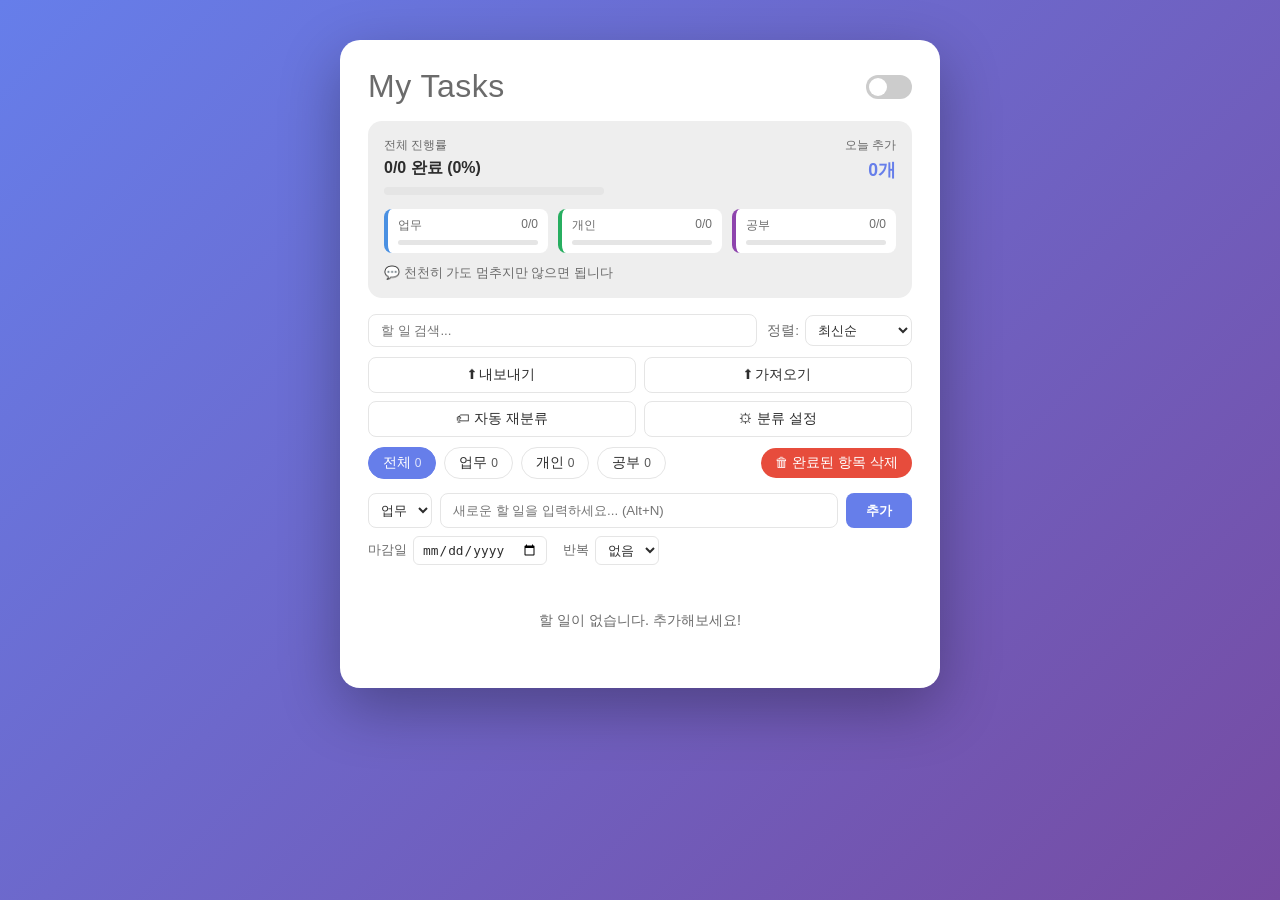
<file: 02-todo-list/index.html>
<!DOCTYPE html>
<html lang="ko">
<head>
<meta charset="UTF-8">
<meta name="viewport" content="width=device-width, initial-scale=1.0">
<title>My Tasks</title>
<link rel="stylesheet" href="style.css">
</head>
<body>
    <div class="app-card">
        <header class="app-header">
            <h1>My Tasks</h1>
            <label class="theme-toggle" title="다크/라이트 모드 전환 (Alt+D)">
                <input type="checkbox" id="themeToggle">
                <span class="toggle-slider"></span>
            </label>
        </header>

        <section class="dashboard">
            <div class="dashboard-top">
                <div class="overall-progress">
                    <span class="dashboard-label">전체 진행률</span>
                    <div class="progress-value" id="overallProgressText">0/0 완료 (0%)</div>
                    <div class="progress-track">
                        <div class="progress-fill" id="overallProgressFill"></div>
                    </div>
                </div>
                <div class="today-count">
                    <span class="dashboard-label">오늘 추가</span>
                    <div class="today-count-value" id="todayCount">0개</div>
                </div>
            </div>

            <div class="category-stats" id="categoryStats"></div>

            <div class="daily-quote" id="dailyQuote"></div>
        </section>

        <div class="toolbar">
            <div class="search-box">
                <input type="text" id="searchInput" placeholder="할 일 검색...">
            </div>
            <div class="sort-box">
                <label for="sortSelect">정렬:</label>
                <select id="sortSelect">
                    <option value="date-desc">최신순</option>
                    <option value="date-asc">오래된순</option>
                    <option value="category">카테고리순</option>
                    <option value="completed">완료 상태순</option>
                    <option value="dueDate">마감일순</option>
                </select>
            </div>
        </div>

        <div class="io-buttons">
            <button id="exportBtn" type="button">⬆ 내보내기</button>
            <button id="importBtn" type="button">⬆ 가져오기</button>
            <input type="file" id="importFile" accept=".json" hidden>
            <button id="reclassifyBtn" type="button">🏷 자동 재분류</button>
            <button id="categorySettingsBtn" type="button">⚙ 분류 설정</button>
        </div>

        <div class="filter-row" id="filterRow">
            <button class="filter-btn active" data-filter="all">전체 <span class="filter-count" id="countAll">0</span></button>
            <button class="filter-btn" data-filter="work">업무 <span class="filter-count" id="countWork">0</span></button>
            <button class="filter-btn" data-filter="personal">개인 <span class="filter-count" id="countPersonal">0</span></button>
            <button class="filter-btn" data-filter="study">공부 <span class="filter-count" id="countStudy">0</span></button>
            <button class="clear-completed-btn" id="clearCompletedBtn" type="button">🗑 완료된 항목 삭제</button>
        </div>

        <div class="add-row">
            <select id="categorySelect">
                <option value="work">업무</option>
                <option value="personal">개인</option>
                <option value="study">공부</option>
            </select>
            <input type="text" id="taskInput" placeholder="새로운 할 일을 입력하세요... (Alt+N)" maxlength="100">
            <button id="addBtn" type="button">추가</button>
        </div>
        <div class="add-row-extra">
            <label>마감일 <input type="date" id="dueDateInput"></label>
            <label>반복
                <select id="repeatSelect">
                    <option value="none">없음</option>
                    <option value="daily">매일</option>
                    <option value="weekly">매주</option>
                </select>
            </label>
        </div>

        <ul class="task-list" id="taskList"></ul>

        <div class="empty-state" id="emptyState" hidden>할 일이 없습니다. 추가해보세요!</div>
    </div>

<script src="script.js"></script>
</body>
</html>
</file>
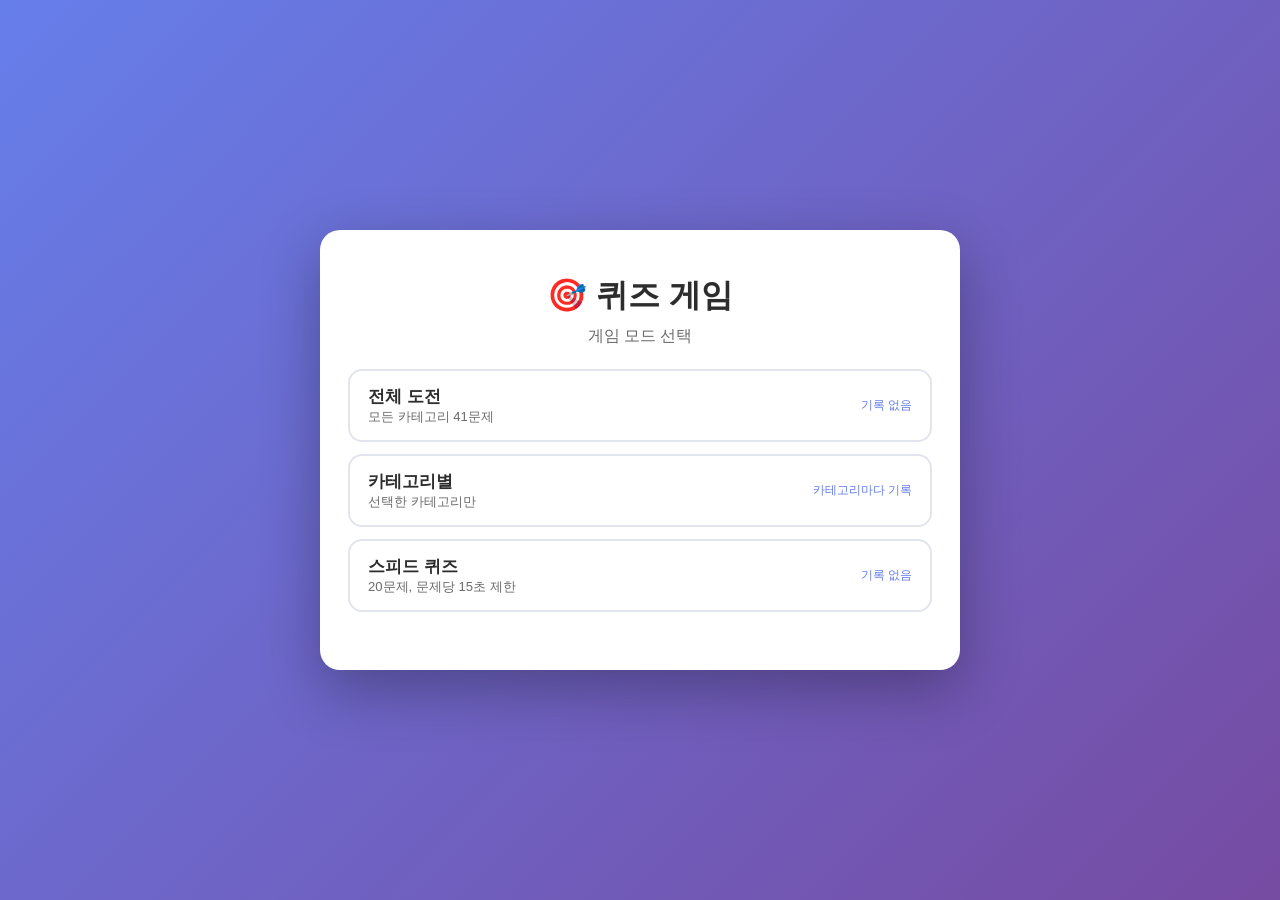
<file: 03-quiz-game/index.html>
<!DOCTYPE html>
<html lang="ko">
<head>
<meta charset="UTF-8">
<meta name="viewport" content="width=device-width, initial-scale=1.0">
<title>퀴즈 게임</title>
<link rel="stylesheet" href="styles.css">
</head>
<body>
    <main class="card" id="app"></main>

<script src="quiz-data.js"></script>
<script src="quiz-game.js"></script>
</body>
</html>
</file>
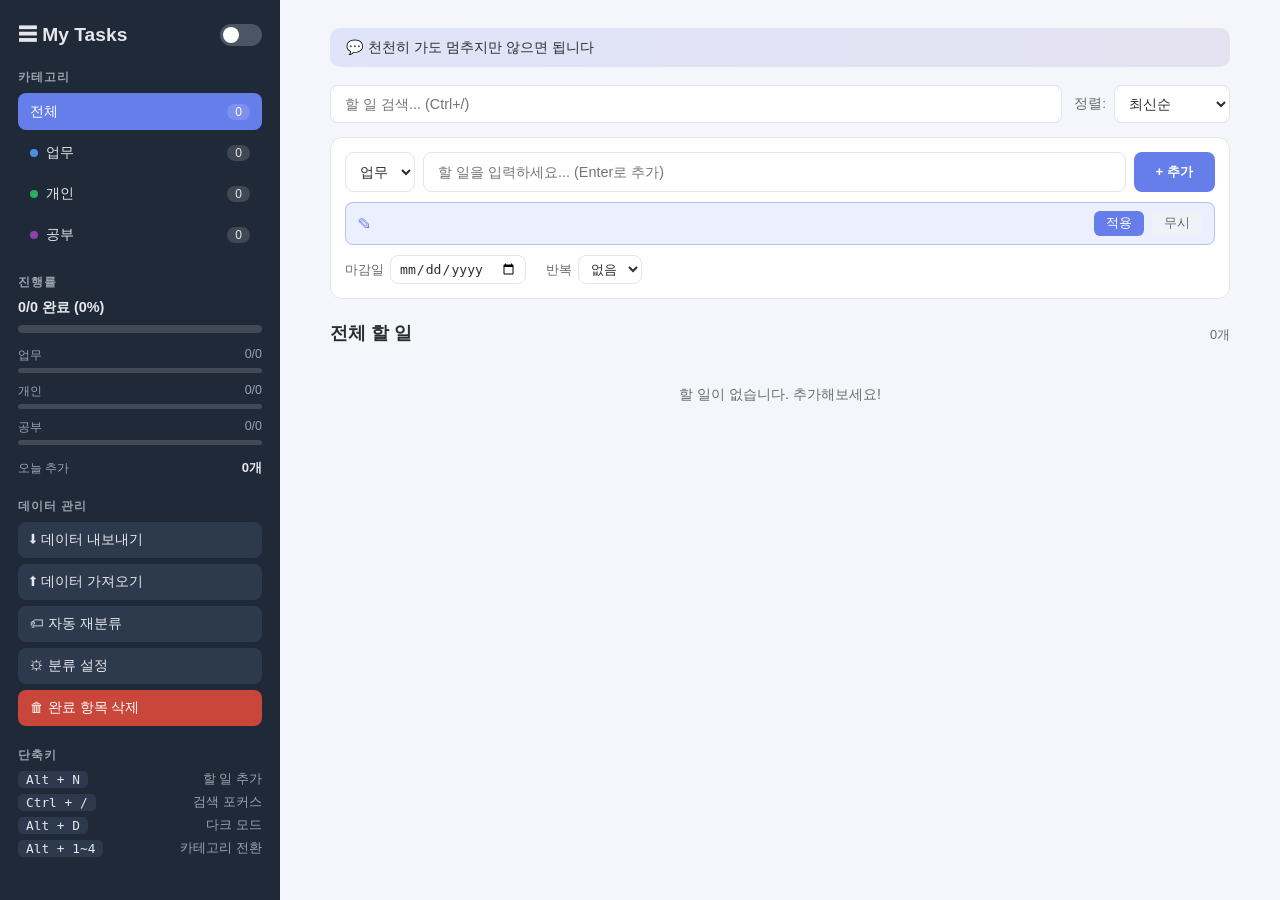
<file: 02-todo-list/web_version/index.html>
<!DOCTYPE html>
<html lang="ko">
<head>
<meta charset="UTF-8">
<meta name="viewport" content="width=device-width, initial-scale=1.0">
<title>My Tasks - Desktop</title>
<link rel="stylesheet" href="style.css">
</head>
<body>
    <div class="app-layout">
        <!-- ===== Sidebar ===== -->
        <aside class="sidebar">
            <header class="sidebar-header">
                <h1>☰ My Tasks</h1>
                <label class="theme-toggle" title="다크/라이트 모드 전환 (Alt+D)">
                    <input type="checkbox" id="themeToggle">
                    <span class="toggle-slider"></span>
                </label>
            </header>

            <nav class="side-section" aria-label="카테고리">
                <h2 class="side-title">카테고리</h2>
                <div class="filter-row" id="filterRow">
                    <button class="filter-btn active" data-filter="all"><span>전체</span> <span class="filter-count" id="countAll">0</span></button>
                    <button class="filter-btn" data-filter="work"><span><i class="dot work"></i>업무</span> <span class="filter-count" id="countWork">0</span></button>
                    <button class="filter-btn" data-filter="personal"><span><i class="dot personal"></i>개인</span> <span class="filter-count" id="countPersonal">0</span></button>
                    <button class="filter-btn" data-filter="study"><span><i class="dot study"></i>공부</span> <span class="filter-count" id="countStudy">0</span></button>
                </div>
            </nav>

            <section class="side-section">
                <h2 class="side-title">진행률</h2>
                <div class="overall-progress">
                    <div class="progress-value" id="overallProgressText">0/0 완료 (0%)</div>
                    <div class="progress-track">
                        <div class="progress-fill" id="overallProgressFill"></div>
                    </div>
                </div>
                <div class="category-stats" id="categoryStats"></div>
                <div class="today-count">
                    <span class="dashboard-label">오늘 추가</span>
                    <span class="today-count-value" id="todayCount">0개</span>
                </div>
            </section>

            <section class="side-section">
                <h2 class="side-title">데이터 관리</h2>
                <div class="side-buttons">
                    <button id="exportBtn" type="button">⬇ 데이터 내보내기</button>
                    <button id="importBtn" type="button">⬆ 데이터 가져오기</button>
                    <input type="file" id="importFile" accept=".json" hidden>
                    <button id="reclassifyBtn" type="button">🏷 자동 재분류</button>
                    <button id="categorySettingsBtn" type="button">⚙ 분류 설정</button>
                    <button id="clearCompletedBtn" type="button" class="danger">🗑 완료 항목 삭제</button>
                </div>
            </section>

            <section class="side-section shortcuts">
                <h2 class="side-title">단축키</h2>
                <dl>
                    <div><dt>Alt + N</dt><dd>할 일 추가</dd></div>
                    <div><dt>Ctrl + /</dt><dd>검색 포커스</dd></div>
                    <div><dt>Alt + D</dt><dd>다크 모드</dd></div>
                    <div><dt>Alt + 1~4</dt><dd>카테고리 전환</dd></div>
                </dl>
            </section>
        </aside>

        <!-- ===== Main ===== -->
        <main class="main">
            <div class="daily-quote" id="dailyQuote"></div>

            <div class="toolbar">
                <div class="search-box">
                    <input type="text" id="searchInput" placeholder="할 일 검색... (Ctrl+/)">
                </div>
                <div class="sort-box">
                    <label for="sortSelect">정렬:</label>
                    <select id="sortSelect">
                        <option value="date-desc">최신순</option>
                        <option value="date-asc">오래된순</option>
                        <option value="category">카테고리순</option>
                        <option value="completed">완료 상태순</option>
                        <option value="dueDate">마감일순</option>
                    </select>
                </div>
            </div>

            <div class="add-panel">
                <div class="add-row">
                    <select id="categorySelect">
                        <option value="work">업무</option>
                        <option value="personal">개인</option>
                        <option value="study">공부</option>
                    </select>
                    <input type="text" id="taskInput" placeholder="할 일을 입력하세요... (Enter로 추가)" maxlength="100">
                    <button id="addBtn" type="button">+ 추가</button>
                </div>
                <div class="suggest-bar" id="suggestBar" hidden>
                    <span class="suggest-text" id="suggestText"></span>
                    <button type="button" id="suggestApply" class="suggest-apply">적용</button>
                    <button type="button" id="suggestIgnore" class="suggest-ignore">무시</button>
                </div>
                <div class="add-row-extra">
                    <label>마감일 <input type="date" id="dueDateInput"></label>
                    <label>반복
                        <select id="repeatSelect">
                            <option value="none">없음</option>
                            <option value="daily">매일</option>
                            <option value="weekly">매주</option>
                        </select>
                    </label>
                </div>
            </div>

            <div class="list-heading">
                <h2 id="listTitle">전체 할 일</h2>
                <span class="list-count" id="listCount">0개</span>
            </div>

            <ul class="task-list" id="taskList"></ul>

            <div class="empty-state" id="emptyState" hidden>할 일이 없습니다. 추가해보세요!</div>
        </main>
    </div>

<script src="script.js"></script>
</body>
</html>
</file>
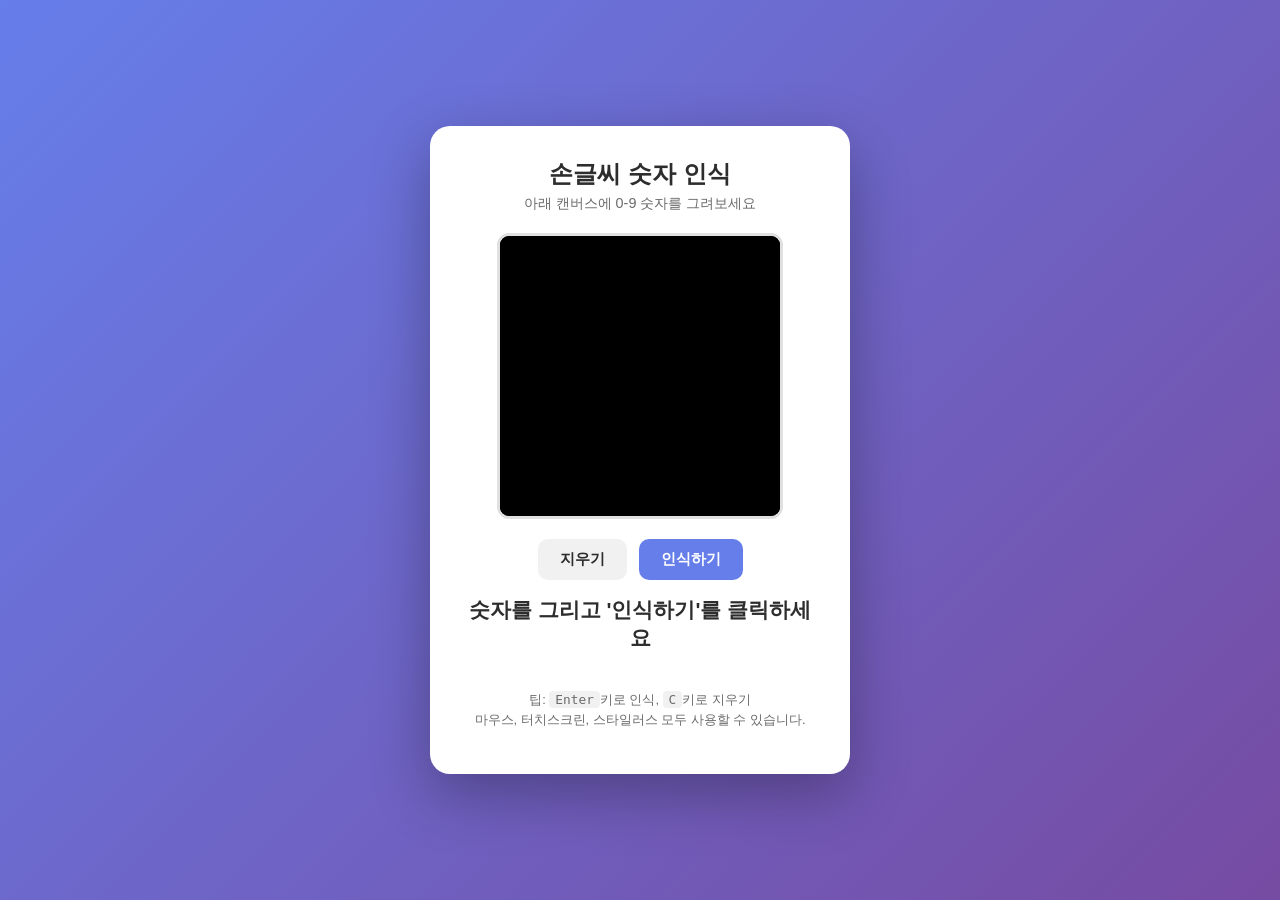
<file: 01-handwritten-digit-recognition/web_version/templates/index.html>
<!DOCTYPE html>
<html lang="ko">
<head>
<meta charset="UTF-8">
<meta name="viewport" content="width=device-width, initial-scale=1.0">
<title>손글씨 숫자 인식</title>

<meta property="og:title" content="손글씨 숫자 인식">
<meta property="og:description" content="MNIST로 학습한 신경망이 브라우저에서 직접 그린 손글씨 숫자를 실시간으로 인식합니다.">
<meta property="og:type" content="website">
<meta name="twitter:card" content="summary">
<meta name="description" content="MNIST로 학습한 신경망이 브라우저에서 직접 그린 손글씨 숫자를 실시간으로 인식합니다.">
<style>
    :root {
        --bg-gradient-start: #667eea;
        --bg-gradient-end: #764ba2;
        --card-bg: #ffffff;
        --text-main: #2d2d2d;
        --text-muted: #6b6b6b;
        --accent: #667eea;
        --danger: #e74c3c;
        --success: #2ecc71;
        --border: #e0e0e0;
    }

    * {
        box-sizing: border-box;
    }

    body {
        margin: 0;
        min-height: 100vh;
        display: flex;
        align-items: center;
        justify-content: center;
        background: linear-gradient(135deg, var(--bg-gradient-start), var(--bg-gradient-end));
        font-family: "Segoe UI", Arial, sans-serif;
        padding: 24px;
    }

    .card {
        background: var(--card-bg);
        border-radius: 20px;
        box-shadow: 0 20px 60px rgba(0, 0, 0, 0.3);
        padding: 32px;
        width: 100%;
        max-width: 420px;
        text-align: center;
    }

    h1 {
        margin: 0 0 4px;
        font-size: 1.5rem;
        color: var(--text-main);
    }

    .subtitle {
        margin: 0 0 20px;
        color: var(--text-muted);
        font-size: 0.9rem;
    }

    #canvas {
        border: 3px solid var(--border);
        border-radius: 12px;
        background: black;
        touch-action: none;
        cursor: crosshair;
        max-width: 100%;
    }

    .buttons {
        display: flex;
        gap: 12px;
        justify-content: center;
        margin: 16px 0;
    }

    button {
        border: none;
        border-radius: 10px;
        padding: 10px 22px;
        font-size: 0.95rem;
        font-weight: 600;
        cursor: pointer;
        transition: transform 0.1s ease, opacity 0.2s ease;
    }

    button:active {
        transform: scale(0.96);
    }

    #clearBtn {
        background: #f1f1f1;
        color: var(--text-main);
    }

    #recognizeBtn {
        background: var(--accent);
        color: white;
    }

    button:disabled {
        opacity: 0.5;
        cursor: not-allowed;
    }

    .result {
        margin-top: 8px;
        min-height: 34px;
        font-size: 1.3rem;
        font-weight: 700;
        color: var(--text-main);
    }

    .predictions {
        margin-top: 16px;
        text-align: left;
    }

    .prediction-row {
        display: flex;
        align-items: center;
        gap: 10px;
        margin-bottom: 8px;
        font-size: 0.9rem;
    }

    .prediction-digit {
        width: 20px;
        font-weight: 700;
        color: var(--text-main);
    }

    .bar-track {
        flex: 1;
        background: #eee;
        border-radius: 6px;
        height: 14px;
        overflow: hidden;
    }

    .bar-fill {
        height: 100%;
        background: linear-gradient(90deg, var(--accent), #8b9bf0);
        border-radius: 6px;
        transition: width 0.4s ease;
    }

    .bar-fill.top {
        background: linear-gradient(90deg, #4b6cf0, #667eea);
    }

    .prediction-pct {
        width: 46px;
        text-align: right;
        color: var(--text-muted);
        font-size: 0.85rem;
    }

    .hint {
        margin-top: 18px;
        font-size: 0.8rem;
        color: var(--text-muted);
        line-height: 1.5;
    }

    .status {
        font-size: 0.85rem;
        color: var(--text-muted);
        min-height: 20px;
    }

    kbd {
        background: #f1f1f1;
        border-radius: 4px;
        padding: 1px 6px;
        font-size: 0.8rem;
    }

    @keyframes shake {
        10%, 90% { transform: translateX(-2px); }
        20%, 80% { transform: translateX(4px); }
        30%, 50%, 70% { transform: translateX(-8px); }
        40%, 60% { transform: translateX(8px); }
    }

    #canvas.canvas-error {
        border-color: var(--danger);
        animation: shake 0.4s ease;
    }
</style>
</head>
<body>
    <div class="card">
        <h1>손글씨 숫자 인식</h1>
        <p class="subtitle">아래 캔버스에 0-9 숫자를 그려보세요</p>

        <canvas id="canvas" width="280" height="280"></canvas>

        <div class="buttons">
            <button id="clearBtn" type="button">지우기</button>
            <button id="recognizeBtn" type="button">인식하기</button>
        </div>

        <div class="result" id="resultText">숫자를 그리고 '인식하기'를 클릭하세요</div>
        <div class="status" id="statusText"></div>

        <div class="predictions" id="predictionsBox"></div>

        <p class="hint">
            팁: <kbd>Enter</kbd>키로 인식, <kbd>C</kbd>키로 지우기<br>
            마우스, 터치스크린, 스타일러스 모두 사용할 수 있습니다.
        </p>
    </div>

<script>
const canvas = document.getElementById("canvas");
const ctx = canvas.getContext("2d");
const clearBtn = document.getElementById("clearBtn");
const recognizeBtn = document.getElementById("recognizeBtn");
const resultText = document.getElementById("resultText");
const statusText = document.getElementById("statusText");
const predictionsBox = document.getElementById("predictionsBox");

const BRUSH_SIZE = 16;
let isDrawing = false;
let lastX = null;
let lastY = null;
let hasDrawing = false;

function resetCanvas() {
    ctx.fillStyle = "black";
    ctx.fillRect(0, 0, canvas.width, canvas.height);
    ctx.strokeStyle = "white";
    ctx.fillStyle = "white";
    ctx.lineWidth = BRUSH_SIZE;
    ctx.lineCap = "round";
    ctx.lineJoin = "round";
    hasDrawing = false;
    resultText.textContent = "숫자를 그리고 '인식하기'를 클릭하세요";
    statusText.textContent = "";
    predictionsBox.innerHTML = "";
}

function getPointerPos(evt) {
    const rect = canvas.getBoundingClientRect();
    const scaleX = canvas.width / rect.width;
    const scaleY = canvas.height / rect.height;
    const point = evt.touches ? evt.touches[0] : evt;
    return {
        x: (point.clientX - rect.left) * scaleX,
        y: (point.clientY - rect.top) * scaleY,
    };
}

function startDraw(evt) {
    evt.preventDefault();
    isDrawing = true;
    const { x, y } = getPointerPos(evt);
    lastX = x;
    lastY = y;
    ctx.beginPath();
    ctx.arc(x, y, BRUSH_SIZE / 2, 0, Math.PI * 2);
    ctx.fill();
    hasDrawing = true;
}

function draw(evt) {
    if (!isDrawing) return;
    evt.preventDefault();
    const { x, y } = getPointerPos(evt);
    ctx.beginPath();
    ctx.moveTo(lastX, lastY);
    ctx.lineTo(x, y);
    ctx.stroke();
    lastX = x;
    lastY = y;
    hasDrawing = true;
}

function stopDraw() {
    isDrawing = false;
    lastX = null;
    lastY = null;
}

canvas.addEventListener("mousedown", startDraw);
canvas.addEventListener("mousemove", draw);
window.addEventListener("mouseup", stopDraw);

canvas.addEventListener("touchstart", startDraw, { passive: false });
canvas.addEventListener("touchmove", draw, { passive: false });
canvas.addEventListener("touchend", stopDraw);

clearBtn.addEventListener("click", resetCanvas);

function flashCanvasError() {
    canvas.classList.remove("canvas-error");
    // Force a reflow so the animation can retrigger on repeated errors.
    void canvas.offsetWidth;
    canvas.classList.add("canvas-error");
}

canvas.addEventListener("animationend", () => {
    canvas.classList.remove("canvas-error");
});

async function recognize() {
    if (!hasDrawing) {
        resultText.textContent = "먼저 숫자를 그려주세요";
        flashCanvasError();
        return;
    }

    recognizeBtn.disabled = true;
    statusText.textContent = "예측 중...";

    try {
        const dataUrl = canvas.toDataURL("image/png");
        const response = await fetch("/predict", {
            method: "POST",
            headers: { "Content-Type": "application/json" },
            body: JSON.stringify({ image: dataUrl }),
        });

        const data = await response.json();

        if (!response.ok) {
            resultText.textContent = data.error || "예측에 실패했습니다";
            statusText.textContent = "";
            predictionsBox.innerHTML = "";
            flashCanvasError();
            return;
        }

        resultText.textContent = `예측 숫자: ${data.digit}`;
        statusText.textContent = `신뢰도: ${data.confidence}%`;

        predictionsBox.innerHTML = data.top_predictions.map((p, idx) => `
            <div class="prediction-row">
                <span class="prediction-digit">${p.digit}</span>
                <div class="bar-track">
                    <div class="bar-fill ${idx === 0 ? 'top' : ''}" style="width: ${p.confidence}%"></div>
                </div>
                <span class="prediction-pct">${p.confidence}%</span>
            </div>
        `).join("");
    } catch (err) {
        resultText.textContent = "서버 연결 오류가 발생했습니다";
        statusText.textContent = String(err);
        flashCanvasError();
    } finally {
        recognizeBtn.disabled = false;
    }
}

recognizeBtn.addEventListener("click", recognize);

document.addEventListener("keydown", (evt) => {
    if (evt.key === "Enter") recognize();
    if (evt.key.toLowerCase() === "c") resetCanvas();
});

resetCanvas();
</script>
</body>
</html>
</file>
<file: 02-todo-list/style.css>
:root {
    --bg-gradient-start: #667eea;
    --bg-gradient-end: #764ba2;
    --card-bg: #ffffff;
    --text-main: #2d2d2d;
    --text-muted: #6b6b6b;
    --accent: #667eea;
    --border: #e5e5e5;
    --track-bg: #eeeeee;
    --danger: #e74c3c;

    --cat-work: #4A90E2;
    --cat-personal: #27AE60;
    --cat-study: #8E44AD;
}

* {
    box-sizing: border-box;
}

body {
    margin: 0;
    min-height: 100vh;
    display: flex;
    align-items: flex-start;
    justify-content: center;
    background: linear-gradient(135deg, var(--bg-gradient-start), var(--bg-gradient-end));
    font-family: "Segoe UI", Arial, sans-serif;
    padding: 40px 16px;
    transition: background 0.3s ease;
}

.app-card {
    background: var(--card-bg);
    color: var(--text-main);
    border-radius: 20px;
    box-shadow: 0 20px 60px rgba(0, 0, 0, 0.3);
    padding: 28px;
    width: 100%;
    max-width: 600px;
    transition: background 0.3s ease, color 0.3s ease;
}

body.dark {
    --card-bg: #2D2D2D;
    --text-main: #E0E0E0;
    --text-muted: #a8a8a8;
    --border: #3f3f3f;
    --track-bg: #1f1f1f;
    background: #1A1A1A;
}

.app-header {
    display: flex;
    align-items: center;
    justify-content: space-between;
    margin-bottom: 16px;
}

.app-header h1 {
    margin: 0;
    font-weight: 400;
    color: var(--text-muted);
    letter-spacing: 0.5px;
}

.theme-toggle {
    position: relative;
    display: inline-block;
    width: 46px;
    height: 24px;
    cursor: pointer;
}

.theme-toggle input {
    opacity: 0;
    width: 0;
    height: 0;
}

.toggle-slider {
    position: absolute;
    inset: 0;
    background: #ccc;
    border-radius: 24px;
    transition: background 0.3s ease;
}

.toggle-slider::before {
    content: "";
    position: absolute;
    height: 18px;
    width: 18px;
    left: 3px;
    top: 3px;
    background: white;
    border-radius: 50%;
    transition: transform 0.3s ease;
}

.theme-toggle input:checked + .toggle-slider {
    background: var(--accent);
}

.theme-toggle input:checked + .toggle-slider::before {
    transform: translateX(22px);
}

.dashboard {
    background: var(--track-bg);
    border-radius: 14px;
    padding: 16px;
    margin-bottom: 16px;
    transition: background 0.3s ease;
}

.dashboard-top {
    display: flex;
    justify-content: space-between;
    align-items: flex-start;
    gap: 12px;
}

.dashboard-label {
    font-size: 0.75rem;
    color: var(--text-muted);
    display: block;
    margin-bottom: 4px;
}

.progress-value {
    font-weight: 700;
    margin-bottom: 8px;
}

.progress-track {
    background: var(--border);
    border-radius: 6px;
    height: 8px;
    overflow: hidden;
    width: 220px;
    max-width: 50vw;
}

.progress-fill {
    height: 100%;
    background: var(--accent);
    border-radius: 6px;
    width: 0%;
    transition: width 0.4s ease;
}

.today-count {
    text-align: right;
}

.today-count-value {
    font-weight: 700;
    font-size: 1.1rem;
    color: var(--accent);
}

.category-stats {
    display: flex;
    gap: 10px;
    margin-top: 14px;
    flex-wrap: wrap;
}

.category-stat {
    flex: 1;
    min-width: 90px;
    background: var(--card-bg);
    border-left: 4px solid transparent;
    border-radius: 8px;
    padding: 8px 10px;
    transition: background 0.3s ease;
}

.category-stat.work { border-left-color: var(--cat-work); }
.category-stat.personal { border-left-color: var(--cat-personal); }
.category-stat.study { border-left-color: var(--cat-study); }

.category-stat-label {
    font-size: 0.75rem;
    color: var(--text-muted);
    display: flex;
    justify-content: space-between;
}

.category-stat .progress-track {
    width: 100%;
    height: 5px;
    margin-top: 6px;
}

.daily-quote {
    margin-top: 12px;
    font-size: 0.8rem;
    color: var(--text-muted);
}

.toolbar {
    display: flex;
    justify-content: space-between;
    align-items: center;
    gap: 10px;
    margin-bottom: 10px;
    flex-wrap: wrap;
}

.search-box {
    flex: 1;
    min-width: 140px;
}

.search-box input {
    width: 100%;
    padding: 8px 12px;
    border-radius: 8px;
    border: 1px solid var(--border);
    background: var(--card-bg);
    color: var(--text-main);
}

.sort-box {
    font-size: 0.85rem;
    color: var(--text-muted);
    display: flex;
    align-items: center;
    gap: 6px;
}

.sort-box select {
    padding: 6px 8px;
    border-radius: 8px;
    border: 1px solid var(--border);
    background: var(--card-bg);
    color: var(--text-main);
}

.io-buttons {
    display: flex;
    flex-wrap: wrap;
    gap: 8px;
    margin-bottom: 10px;
}

.io-buttons button {
    flex: 1 1 calc(50% - 8px);
    padding: 8px;
    border-radius: 8px;
    border: 1px solid var(--border);
    background: var(--card-bg);
    color: var(--text-main);
    cursor: pointer;
    font-size: 0.85rem;
}

.io-buttons button:hover {
    background: var(--track-bg);
}

.filter-row {
    display: flex;
    gap: 8px;
    margin-bottom: 14px;
    flex-wrap: wrap;
    align-items: center;
}

.filter-btn {
    border: 1px solid var(--border);
    background: var(--card-bg);
    color: var(--text-main);
    border-radius: 20px;
    padding: 6px 14px;
    font-size: 0.85rem;
    cursor: pointer;
    transition: background 0.2s ease, color 0.2s ease;
}

.filter-btn.active {
    background: var(--accent);
    color: white;
    border-color: var(--accent);
}

.filter-count {
    font-size: 0.75rem;
    opacity: 0.8;
}

.clear-completed-btn {
    margin-left: auto;
    background: var(--danger);
    color: white;
    border: none;
    border-radius: 20px;
    padding: 6px 14px;
    font-size: 0.85rem;
    cursor: pointer;
}

.add-row {
    display: flex;
    gap: 8px;
    margin-bottom: 16px;
}

.add-row select {
    padding: 8px;
    border-radius: 8px;
    border: 1px solid var(--border);
    background: var(--card-bg);
    color: var(--text-main);
}

.add-row input {
    flex: 1;
    padding: 8px 12px;
    border-radius: 8px;
    border: 1px solid var(--border);
    background: var(--card-bg);
    color: var(--text-main);
}

.add-row button {
    background: var(--accent);
    color: white;
    border: none;
    border-radius: 8px;
    padding: 8px 20px;
    cursor: pointer;
    font-weight: 600;
}

.add-row-extra {
    display: flex;
    gap: 16px;
    margin: -8px 0 16px;
    font-size: 0.8rem;
    color: var(--text-muted);
    flex-wrap: wrap;
}

.add-row-extra label {
    display: flex;
    align-items: center;
    gap: 6px;
}

.add-row-extra input,
.add-row-extra select {
    padding: 5px 8px;
    border-radius: 6px;
    border: 1px solid var(--border);
    background: var(--card-bg);
    color: var(--text-main);
    font-size: 0.8rem;
}

.task-list {
    list-style: none;
    margin: 0;
    padding: 0;
    display: flex;
    flex-direction: column;
    gap: 8px;
}

.task-item {
    display: flex;
    align-items: center;
    gap: 10px;
    background: var(--track-bg);
    border-radius: 10px;
    padding: 10px 12px;
    border-left: 4px solid transparent;
    animation: fadeIn 0.25s ease;
    transition: background 0.3s ease;
}

.task-item.dragging {
    opacity: 0.4;
}

.task-item.work { border-left-color: var(--cat-work); }
.task-item.personal { border-left-color: var(--cat-personal); }
.task-item.study { border-left-color: var(--cat-study); }

.task-item .drag-handle {
    cursor: grab;
    color: var(--text-muted);
    user-select: none;
}

.task-item .task-text {
    flex: 1;
    cursor: text;
}

.task-item.completed .task-text {
    text-decoration: line-through;
    color: var(--text-muted);
}

.task-item .task-edit-input {
    flex: 1;
    padding: 4px 8px;
    border-radius: 6px;
    border: 1px solid var(--accent);
}

.task-item .task-edit-category {
    padding: 4px;
    border-radius: 6px;
}

.category-badge {
    font-size: 0.7rem;
    padding: 3px 8px;
    border-radius: 12px;
    color: white;
    white-space: nowrap;
}

.category-badge.work { background: var(--cat-work); }
.category-badge.personal { background: var(--cat-personal); }
.category-badge.study { background: var(--cat-study); }

.task-time {
    font-size: 0.7rem;
    color: var(--text-muted);
    white-space: nowrap;
}

.due-badge {
    font-size: 0.7rem;
    padding: 3px 8px;
    border-radius: 12px;
    background: var(--track-bg);
    color: var(--text-muted);
    white-space: nowrap;
}

.due-badge.overdue {
    background: var(--danger);
    color: white;
    font-weight: 600;
}

.repeat-badge {
    font-size: 0.75rem;
    white-space: nowrap;
}

.delete-btn {
    background: var(--danger);
    color: white;
    border: none;
    border-radius: 50%;
    width: 22px;
    height: 22px;
    line-height: 1;
    cursor: pointer;
    flex-shrink: 0;
}

.empty-state {
    text-align: center;
    color: var(--text-muted);
    padding: 30px 0;
    font-size: 0.9rem;
}

@keyframes fadeIn {
    from { opacity: 0; transform: translateY(-4px); }
    to { opacity: 1; transform: translateY(0); }
}

@keyframes fadeOut {
    from { opacity: 1; }
    to { opacity: 0; transform: translateY(-4px); }
}

.task-item.removing {
    animation: fadeOut 0.2s ease forwards;
}

/* ---------- Modal (category suggestion / settings) ---------- */

.modal-backdrop {
    position: fixed;
    inset: 0;
    background: rgba(0, 0, 0, 0.5);
    display: flex;
    align-items: center;
    justify-content: center;
    padding: 16px;
    z-index: 1000;
}

.modal {
    background: var(--card-bg);
    color: var(--text-main);
    border-radius: 14px;
    width: 100%;
    max-width: 440px;
    max-height: 90vh;
    overflow-y: auto;
    box-shadow: 0 20px 60px rgba(0, 0, 0, 0.4);
    padding: 20px 22px;
    animation: fadeIn 0.2s ease;
}

.modal-header h2 {
    margin: 0 0 12px;
    font-size: 1.1rem;
    font-weight: 600;
}

.modal-body p {
    margin: 0 0 10px;
    font-size: 0.92rem;
    line-height: 1.5;
}

.modal-muted {
    color: var(--text-muted);
    font-size: 0.82rem;
}

.modal-list {
    margin: 0 0 8px;
    padding-left: 18px;
    font-size: 0.85rem;
    line-height: 1.6;
}

.modal-actions {
    display: flex;
    justify-content: flex-end;
    gap: 8px;
    margin-top: 16px;
}

.modal-actions button {
    padding: 8px 18px;
    border-radius: 8px;
    border: 1px solid var(--border);
    background: var(--card-bg);
    color: var(--text-main);
    cursor: pointer;
    font-size: 0.88rem;
}

.modal-actions button.primary {
    background: var(--accent);
    border-color: var(--accent);
    color: #fff;
}

.setting-row {
    display: flex;
    gap: 10px;
    align-items: flex-start;
    padding: 10px 0;
    border-bottom: 1px solid var(--border);
    font-size: 0.9rem;
}

.setting-row.column {
    flex-direction: column;
    gap: 6px;
}

.setting-row small {
    color: var(--text-muted);
}

.setting-row input[type="range"] {
    width: 100%;
}

.keyword-row {
    display: flex;
    gap: 8px;
    align-items: baseline;
    font-size: 0.82rem;
}

.keyword-list {
    color: var(--text-muted);
}
</file>
<file: 03-quiz-game/styles.css>
:root {
    --grad-start: #667eea;
    --grad-end: #764ba2;
    --card-bg: #ffffff;
    --text-main: #2d2d2d;
    --text-muted: #6b6b6b;
    --accent: #667eea;
    --border: #e3e5ee;
    --correct: #4caf50;
    --correct-bg: #e8f5e9;
    --wrong: #e74c3c;
    --wrong-bg: #fdecea;
}

* { box-sizing: border-box; }

body {
    margin: 0;
    min-height: 100vh;
    display: flex;
    align-items: center;
    justify-content: center;
    padding: 20px 16px;
    background: linear-gradient(135deg, var(--grad-start), var(--grad-end));
    font-family: "Segoe UI", "Malgun Gothic", Arial, sans-serif;
    color: var(--text-main);
}

.card {
    position: relative;
    width: 100%;
    max-width: 640px;
    min-height: 440px;
    background: var(--card-bg);
    border-radius: 20px;
    box-shadow: 0 20px 60px rgba(0, 0, 0, 0.3);
    overflow: hidden;
}

.screen { padding: 32px 28px; }

/* ---------- Start / result ---------- */

.start-screen, .result-screen { text-align: center; }
.start-screen h1, .result-screen h1 { margin: 12px 0 8px; font-size: 2rem; }
.subtitle { color: var(--text-muted); margin: 0 0 22px; }

.chips { display: flex; gap: 10px; justify-content: center; flex-wrap: wrap; margin-bottom: 30px; }

.chip {
    padding: 8px 16px;
    border-radius: 999px;
    background: linear-gradient(135deg, var(--grad-start), var(--grad-end));
    color: #fff;
    font-size: 0.85rem;
}

.btn {
    border: none;
    border-radius: 10px;
    padding: 12px 28px;
    font-size: 1rem;
    cursor: pointer;
    font-family: inherit;
    transition: transform 0.1s ease, filter 0.2s ease;
}
.btn:hover { filter: brightness(1.08); }
.btn:active { transform: scale(0.97); }
.btn.primary { background: linear-gradient(135deg, var(--grad-start), var(--grad-end)); color: #fff; }

.stats { display: grid; grid-template-columns: repeat(3, 1fr); gap: 12px; margin: 22px 0; }
.stat { background: #f4f5fb; border-radius: 12px; padding: 16px 8px; }
.stat strong { display: block; font-size: 1.5rem; color: var(--accent); }
.stat span { font-size: 0.78rem; color: var(--text-muted); }

.cat-rows { display: flex; flex-direction: column; gap: 8px; margin-bottom: 26px; }
.cat-row {
    display: flex;
    justify-content: space-between;
    padding: 10px 14px;
    background: #f4f5fb;
    border-radius: 8px;
    font-size: 0.9rem;
}

/* ---------- Quiz ---------- */

.quiz-screen { padding: 0; }

.quiz-header {
    display: flex;
    justify-content: space-between;
    align-items: center;
    padding: 14px 24px;
    background: linear-gradient(135deg, var(--grad-start), var(--grad-end));
    color: #fff;
    font-size: 0.9rem;
    font-weight: 600;
}

.progress-bar { height: 5px; background: var(--border); }
.progress-bar-fill { height: 100%; background: var(--correct); transition: width 0.3s ease; }

.quiz-body { padding: 26px 24px 30px; }

.category-tag {
    display: inline-block;
    padding: 3px 10px;
    border-radius: 999px;
    background: #eef0fb;
    color: var(--accent);
    font-size: 0.75rem;
    margin-bottom: 12px;
}

.question { margin: 0 0 20px; font-size: 1.2rem; line-height: 1.5; }

.options { display: flex; flex-direction: column; gap: 10px; }

.option {
    display: flex;
    align-items: center;
    gap: 12px;
    text-align: left;
    padding: 14px 16px;
    border: 2px solid var(--border);
    border-radius: 12px;
    background: #fff;
    font-size: 1rem;
    font-family: inherit;
    cursor: pointer;
    transition: border-color 0.15s ease, background 0.15s ease;
}
.option:hover:not(:disabled) { border-color: var(--accent); background: #f6f7ff; }
.option:disabled { cursor: default; }

.option-key {
    flex: none;
    width: 24px;
    height: 24px;
    border-radius: 50%;
    background: #eef0fb;
    color: var(--accent);
    font-size: 0.8rem;
    font-weight: 700;
    display: flex;
    align-items: center;
    justify-content: center;
}

.option.correct { border-color: var(--correct); background: var(--correct-bg); }
.option.wrong { border-color: var(--wrong); background: var(--wrong-bg); }

/* ---------- Feedback dialog ---------- */

.feedback-backdrop {
    position: absolute;
    inset: 0;
    background: rgba(0, 0, 0, 0.45);
    display: flex;
    align-items: center;
    justify-content: center;
    padding: 16px;
    animation: fade 0.2s ease;
}

.feedback {
    background: #fff;
    border-radius: 16px;
    padding: 24px 22px;
    width: 100%;
    max-width: 380px;
    text-align: center;
    box-shadow: 0 10px 40px rgba(0, 0, 0, 0.3);
}

.feedback-icon { font-size: 2.2rem; }
.feedback h3 { margin: 6px 0 8px; font-size: 1.25rem; }
.feedback.is-correct h3 { color: var(--correct); }
.feedback.is-wrong h3 { color: var(--wrong); }
.feedback-answer { margin: 0 0 8px; font-weight: 600; }
.feedback-explain { margin: 0 0 10px; font-size: 0.88rem; line-height: 1.55; color: var(--text-muted); }
.feedback-points { margin: 0 0 16px; font-size: 0.9rem; font-weight: 600; }
.feedback.is-correct .feedback-points { color: var(--correct); }

@keyframes fade { from { opacity: 0; } to { opacity: 1; } }

@media (max-width: 480px) {
    .screen { padding: 24px 18px; }
    .quiz-body { padding: 20px 16px 24px; }
    .question { font-size: 1.05rem; }
}

/* ---------- Stage 2: modes, timer, hint, score breakdown ---------- */

.quiz-header { gap: 8px; }

.timer {
    background: rgba(255, 255, 255, 0.9);
    color: var(--accent);
    padding: 2px 10px;
    border-radius: 999px;
    font-size: 0.82rem;
    min-width: 48px;
    text-align: center;
}
.timer.urgent { background: #fff; color: var(--wrong); }

.streak { color: #ffd54f; }

.mode-list { display: flex; flex-direction: column; gap: 12px; margin-bottom: 20px; }

.mode-btn {
    display: grid;
    grid-template-columns: 1fr auto;
    grid-template-rows: auto auto;
    column-gap: 12px;
    text-align: left;
    padding: 14px 18px;
    border: 2px solid var(--border);
    border-radius: 14px;
    background: #fff;
    font-family: inherit;
    cursor: pointer;
    transition: border-color 0.15s ease, background 0.15s ease, transform 0.1s ease;
}
.mode-btn:hover { border-color: var(--accent); background: #f6f7ff; }
.mode-btn:active { transform: scale(0.99); }
.mode-btn strong { font-size: 1.05rem; color: var(--text-main); }
.mode-btn span { grid-column: 1; font-size: 0.82rem; color: var(--text-muted); }
.mode-btn em {
    grid-column: 2;
    grid-row: 1 / span 2;
    align-self: center;
    font-style: normal;
    font-size: 0.78rem;
    color: var(--accent);
}

.tags { display: flex; gap: 6px; margin-bottom: 12px; }
.tags .category-tag { margin-bottom: 0; }
.category-tag.diff-easy { background: #e8f5e9; color: #2e7d32; }
.category-tag.diff-medium { background: #fff8e1; color: #b26a00; }
.category-tag.diff-hard { background: #fdecea; color: #c0392b; }

.hint-row { margin-top: 16px; }
.hint-btn {
    background: #ffc107;
    color: #3b2f00;
    padding: 8px 14px;
    font-size: 0.85rem;
    font-weight: 600;
}
.hint-btn:disabled { opacity: 0.5; cursor: default; filter: none; }
.hint-text { margin: 10px 0 0; font-size: 0.86rem; color: var(--text-muted); }

.option.eliminated { opacity: 0.35; pointer-events: none; text-decoration: line-through; }

.breakdown {
    margin: 0 0 14px;
    padding: 10px 12px;
    background: #f4f5fb;
    border-radius: 10px;
    font-size: 0.82rem;
    text-align: left;
}
.breakdown > div { display: flex; justify-content: space-between; padding: 2px 0; }
.breakdown .total { margin-top: 4px; padding-top: 6px; border-top: 1px solid var(--border); font-weight: 700; color: var(--correct); }

.best-line { margin: 0 0 18px; font-size: 0.88rem; color: var(--text-muted); }

@media (max-width: 480px) {
    .quiz-header { padding: 12px 14px; font-size: 0.8rem; }
}
</file>
<file: 02-todo-list/web_version/style.css>
/*
 * My Tasks - desktop layout (sidebar + main panel).
 * Created for Study-02 chapter 06: PC-optimized UI.
 */

:root {
    --bg: #f4f6fb;
    --sidebar-bg: #1f2937;
    --sidebar-text: #e5e7eb;
    --sidebar-muted: #9ca3af;
    --sidebar-hover: #2d3a4d;
    --card-bg: #ffffff;
    --text-main: #2d2d2d;
    --text-muted: #6b6b6b;
    --accent: #667eea;
    --border: #e5e5e5;
    --track-bg: #f0f2f7;
    --danger: #e74c3c;

    --cat-work: #4A90E2;
    --cat-personal: #27AE60;
    --cat-study: #8E44AD;
}

body.dark {
    --bg: #14171c;
    --sidebar-bg: #0e1116;
    --sidebar-hover: #1b212b;
    --card-bg: #232830;
    --text-main: #E0E0E0;
    --text-muted: #a8a8a8;
    --border: #353b45;
    --track-bg: #1b1f26;
}

* { box-sizing: border-box; }

body {
    margin: 0;
    min-height: 100vh;
    background: var(--bg);
    color: var(--text-main);
    font-family: "Segoe UI", "Malgun Gothic", Arial, sans-serif;
    transition: background 0.3s ease, color 0.3s ease;
}

.app-layout {
    display: grid;
    grid-template-columns: 280px 1fr;
    min-height: 100vh;
}

/* ---------- Sidebar ---------- */

.sidebar {
    background: var(--sidebar-bg);
    color: var(--sidebar-text);
    padding: 22px 18px;
    position: sticky;
    top: 0;
    height: 100vh;
    overflow-y: auto;
    display: flex;
    flex-direction: column;
    gap: 22px;
}

.sidebar-header {
    display: flex;
    align-items: center;
    justify-content: space-between;
}

.sidebar-header h1 {
    margin: 0;
    font-size: 1.2rem;
    font-weight: 600;
}

.side-title {
    margin: 0 0 8px;
    font-size: 0.72rem;
    font-weight: 600;
    letter-spacing: 0.08em;
    color: var(--sidebar-muted);
}

.theme-toggle {
    position: relative;
    display: inline-block;
    width: 42px;
    height: 22px;
    cursor: pointer;
}

.theme-toggle input { opacity: 0; width: 0; height: 0; }

.toggle-slider {
    position: absolute;
    inset: 0;
    background: #4b5563;
    border-radius: 22px;
    transition: background 0.3s ease;
}

.toggle-slider::before {
    content: "";
    position: absolute;
    height: 16px;
    width: 16px;
    left: 3px;
    top: 3px;
    background: white;
    border-radius: 50%;
    transition: transform 0.3s ease;
}

.theme-toggle input:checked + .toggle-slider { background: var(--accent); }
.theme-toggle input:checked + .toggle-slider::before { transform: translateX(20px); }

.filter-row { display: flex; flex-direction: column; gap: 4px; }

.filter-btn {
    display: flex;
    justify-content: space-between;
    align-items: center;
    width: 100%;
    background: transparent;
    border: none;
    color: var(--sidebar-text);
    border-radius: 8px;
    padding: 9px 12px;
    font-size: 0.9rem;
    cursor: pointer;
    text-align: left;
    transition: background 0.2s ease;
}

.filter-btn:hover { background: var(--sidebar-hover); }
.filter-btn.active { background: var(--accent); color: #fff; }

.filter-count {
    font-size: 0.75rem;
    background: rgba(255, 255, 255, 0.15);
    padding: 1px 8px;
    border-radius: 10px;
}

.dot {
    display: inline-block;
    width: 8px;
    height: 8px;
    border-radius: 50%;
    margin-right: 8px;
}
.dot.work { background: var(--cat-work); }
.dot.personal { background: var(--cat-personal); }
.dot.study { background: var(--cat-study); }

.progress-value { font-weight: 700; font-size: 0.9rem; margin-bottom: 8px; }

.progress-track {
    background: rgba(255, 255, 255, 0.15);
    border-radius: 6px;
    height: 8px;
    overflow: hidden;
    width: 100%;
}

.progress-fill {
    height: 100%;
    background: var(--accent);
    border-radius: 6px;
    width: 0%;
    transition: width 0.4s ease;
}

.category-stats { display: flex; flex-direction: column; gap: 10px; margin-top: 14px; }

.category-stat-label {
    font-size: 0.78rem;
    color: var(--sidebar-muted);
    display: flex;
    justify-content: space-between;
    margin-bottom: 4px;
}

.category-stat.work .progress-fill { background: var(--cat-work); }
.category-stat.personal .progress-fill { background: var(--cat-personal); }
.category-stat.study .progress-fill { background: var(--cat-study); }
.category-stat .progress-track { height: 5px; }

.today-count {
    margin-top: 14px;
    display: flex;
    justify-content: space-between;
    align-items: baseline;
    font-size: 0.82rem;
    color: var(--sidebar-muted);
}
.today-count-value { font-weight: 700; color: var(--sidebar-text); }

.side-buttons { display: flex; flex-direction: column; gap: 6px; }

.side-buttons button {
    background: var(--sidebar-hover);
    color: var(--sidebar-text);
    border: none;
    border-radius: 8px;
    padding: 9px 12px;
    font-size: 0.85rem;
    text-align: left;
    cursor: pointer;
    transition: filter 0.2s ease;
}
.side-buttons button:hover { filter: brightness(1.25); }
.side-buttons button.danger { background: rgba(231, 76, 60, 0.85); color: #fff; }

.shortcuts dl { margin: 0; display: flex; flex-direction: column; gap: 6px; }
.shortcuts dl > div { display: flex; justify-content: space-between; font-size: 0.8rem; }
.shortcuts dt {
    font-family: Consolas, monospace;
    background: var(--sidebar-hover);
    padding: 1px 8px;
    border-radius: 5px;
}
.shortcuts dd { margin: 0; color: var(--sidebar-muted); }

.dashboard-label { font-size: 0.75rem; }

/* ---------- Main ---------- */

.main {
    padding: 28px 40px 48px;
    width: 100%;
    max-width: 980px;
    margin: 0 auto;
}

.daily-quote {
    background: linear-gradient(90deg, rgba(102, 126, 234, 0.15), rgba(118, 75, 162, 0.12));
    border-radius: 10px;
    padding: 10px 16px;
    font-size: 0.88rem;
    color: var(--text-main);
    margin-bottom: 18px;
}

.toolbar {
    display: flex;
    gap: 12px;
    align-items: center;
    margin-bottom: 14px;
}

.search-box { flex: 1; }

.search-box input,
.add-row input,
.add-row select,
.sort-box select,
.add-row-extra input,
.add-row-extra select {
    border: 1px solid var(--border);
    background: var(--card-bg);
    color: var(--text-main);
    border-radius: 8px;
    font-size: 0.9rem;
}

.search-box input { width: 100%; padding: 10px 14px; }
.sort-box { display: flex; align-items: center; gap: 8px; font-size: 0.85rem; color: var(--text-muted); }
.sort-box select { padding: 9px 10px; }

.add-panel {
    background: var(--card-bg);
    border: 1px solid var(--border);
    border-radius: 12px;
    padding: 14px;
    margin-bottom: 22px;
}

.add-row { display: flex; gap: 8px; }
.add-row select { padding: 10px; }
.add-row input { flex: 1; padding: 10px 14px; }

.add-row button {
    background: var(--accent);
    color: #fff;
    border: none;
    border-radius: 8px;
    padding: 10px 22px;
    font-weight: 600;
    cursor: pointer;
}

.add-row-extra {
    display: flex;
    gap: 20px;
    margin-top: 10px;
    font-size: 0.82rem;
    color: var(--text-muted);
    flex-wrap: wrap;
}
.add-row-extra label { display: flex; align-items: center; gap: 6px; }
.add-row-extra input, .add-row-extra select { padding: 5px 8px; font-size: 0.82rem; }

.list-heading {
    display: flex;
    align-items: baseline;
    justify-content: space-between;
    margin-bottom: 10px;
}
.list-heading h2 { margin: 0; font-size: 1.1rem; }
.list-count { font-size: 0.8rem; color: var(--text-muted); }

/* ---------- Responsive: collapse sidebar on narrow screens ---------- */

@media (max-width: 820px) {
    /* minmax(0, 1fr) lets the column shrink below its content's min width */
    .app-layout { grid-template-columns: minmax(0, 1fr); }
    .sidebar { position: static; height: auto; }
    .main { padding: 20px 16px 40px; }
    .toolbar { flex-wrap: wrap; }
    .add-row { flex-wrap: wrap; }
    .add-row input { flex: 1 1 160px; min-width: 0; }
    .task-item { flex-wrap: wrap; }
    .task-item .task-text { flex: 1 1 55%; min-width: 0; overflow-wrap: anywhere; }
}

.task-list {
    list-style: none;
    margin: 0;
    padding: 0;
    display: flex;
    flex-direction: column;
    gap: 8px;
}

.task-item {
    display: flex;
    align-items: center;
    gap: 10px;
    background: var(--track-bg);
    border-radius: 10px;
    padding: 10px 12px;
    border-left: 4px solid transparent;
    animation: fadeIn 0.25s ease;
    transition: background 0.3s ease;
}

.task-item.dragging {
    opacity: 0.4;
}

.task-item.work { border-left-color: var(--cat-work); }
.task-item.personal { border-left-color: var(--cat-personal); }
.task-item.study { border-left-color: var(--cat-study); }

.task-item .drag-handle {
    cursor: grab;
    color: var(--text-muted);
    user-select: none;
}

.task-item .task-text {
    flex: 1;
    cursor: text;
}

.task-item.completed .task-text {
    text-decoration: line-through;
    color: var(--text-muted);
}

.task-item .task-edit-input {
    flex: 1;
    padding: 4px 8px;
    border-radius: 6px;
    border: 1px solid var(--accent);
}

.task-item .task-edit-category {
    padding: 4px;
    border-radius: 6px;
}

.category-badge {
    font-size: 0.7rem;
    padding: 3px 8px;
    border-radius: 12px;
    color: white;
    white-space: nowrap;
}

.category-badge.work { background: var(--cat-work); }
.category-badge.personal { background: var(--cat-personal); }
.category-badge.study { background: var(--cat-study); }

.task-time {
    font-size: 0.7rem;
    color: var(--text-muted);
    white-space: nowrap;
}

.due-badge {
    font-size: 0.7rem;
    padding: 3px 8px;
    border-radius: 12px;
    background: var(--track-bg);
    color: var(--text-muted);
    white-space: nowrap;
}

.due-badge.overdue {
    background: var(--danger);
    color: white;
    font-weight: 600;
}

.repeat-badge {
    font-size: 0.75rem;
    white-space: nowrap;
}

.delete-btn {
    background: var(--danger);
    color: white;
    border: none;
    border-radius: 50%;
    width: 22px;
    height: 22px;
    line-height: 1;
    cursor: pointer;
    flex-shrink: 0;
}

.empty-state {
    text-align: center;
    color: var(--text-muted);
    padding: 30px 0;
    font-size: 0.9rem;
}

@keyframes fadeIn {
    from { opacity: 0; transform: translateY(-4px); }
    to { opacity: 1; transform: translateY(0); }
}

@keyframes fadeOut {
    from { opacity: 1; }
    to { opacity: 0; transform: translateY(-4px); }
}

.task-item.removing {
    animation: fadeOut 0.2s ease forwards;
}

/* ---------- Modal (category suggestion / settings) ---------- */

.modal-backdrop {
    position: fixed;
    inset: 0;
    background: rgba(0, 0, 0, 0.5);
    display: flex;
    align-items: center;
    justify-content: center;
    padding: 16px;
    z-index: 1000;
}

.modal {
    background: var(--card-bg);
    color: var(--text-main);
    border-radius: 14px;
    width: 100%;
    max-width: 440px;
    max-height: 90vh;
    overflow-y: auto;
    box-shadow: 0 20px 60px rgba(0, 0, 0, 0.4);
    padding: 20px 22px;
    animation: fadeIn 0.2s ease;
}

.modal-header h2 {
    margin: 0 0 12px;
    font-size: 1.1rem;
    font-weight: 600;
}

.modal-body p {
    margin: 0 0 10px;
    font-size: 0.92rem;
    line-height: 1.5;
}

.modal-muted {
    color: var(--text-muted);
    font-size: 0.82rem;
}

.modal-list {
    margin: 0 0 8px;
    padding-left: 18px;
    font-size: 0.85rem;
    line-height: 1.6;
}

.modal-actions {
    display: flex;
    justify-content: flex-end;
    gap: 8px;
    margin-top: 16px;
}

.modal-actions button {
    padding: 8px 18px;
    border-radius: 8px;
    border: 1px solid var(--border);
    background: var(--card-bg);
    color: var(--text-main);
    cursor: pointer;
    font-size: 0.88rem;
}

.modal-actions button.primary {
    background: var(--accent);
    border-color: var(--accent);
    color: #fff;
}

.setting-row {
    display: flex;
    gap: 10px;
    align-items: flex-start;
    padding: 10px 0;
    border-bottom: 1px solid var(--border);
    font-size: 0.9rem;
}

.setting-row.column {
    flex-direction: column;
    gap: 6px;
}

.setting-row small {
    color: var(--text-muted);
}

.setting-row input[type="range"] {
    width: 100%;
}

.keyword-row {
    display: flex;
    gap: 8px;
    align-items: baseline;
    font-size: 0.82rem;
}

.keyword-list {
    color: var(--text-muted);
}

/* ---------- Inline category suggestion bar ---------- */

.suggest-bar {
    display: flex;
    align-items: center;
    gap: 8px;
    margin-top: 10px;
    padding: 8px 12px;
    background: rgba(102, 126, 234, 0.12);
    border: 1px solid rgba(102, 126, 234, 0.4);
    border-radius: 8px;
    font-size: 0.85rem;
    animation: fadeIn 0.2s ease;
}
.suggest-bar::before { content: "✎"; color: var(--accent); }
.suggest-text { flex: 1; min-width: 0; }
.suggest-bar button {
    border: none;
    border-radius: 6px;
    padding: 4px 12px;
    font-size: 0.8rem;
    cursor: pointer;
}
.suggest-apply { background: var(--accent); color: #fff; }
.suggest-ignore { background: var(--track-bg); color: var(--text-muted); }
</file>
